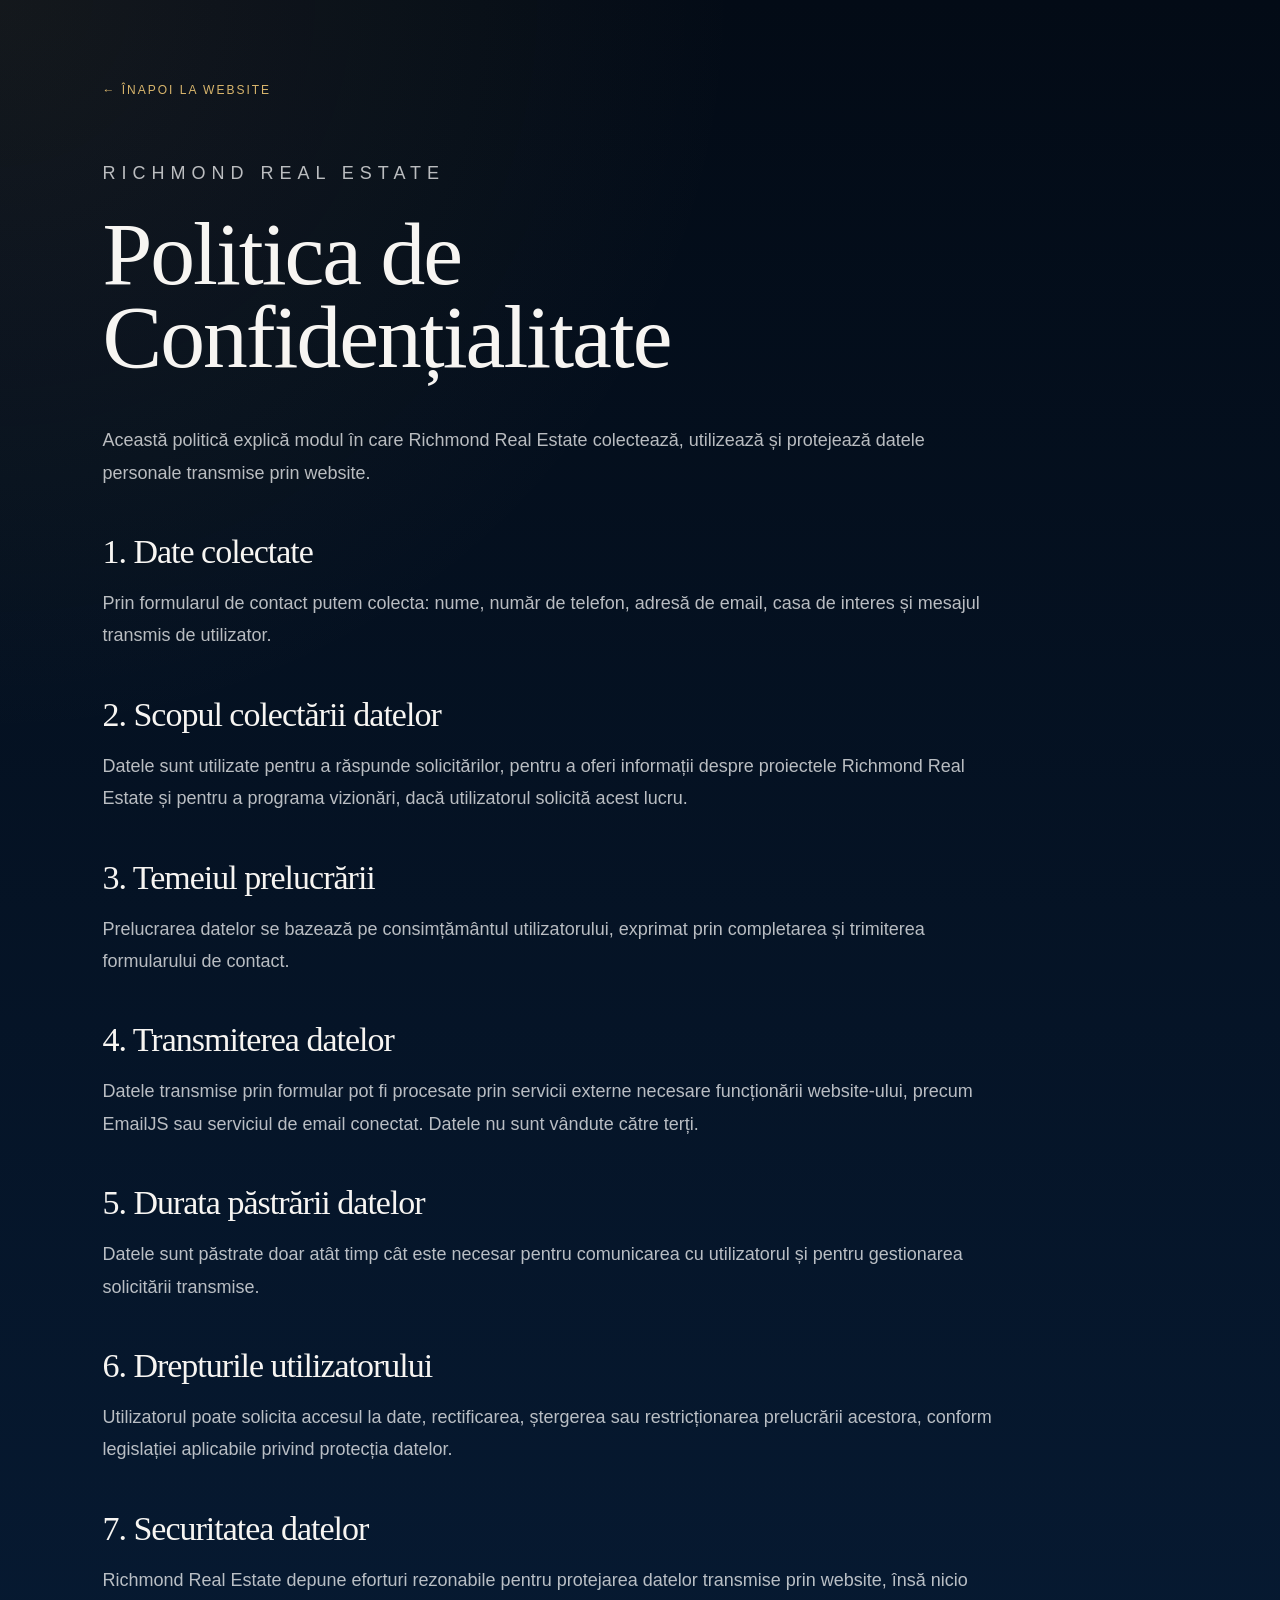
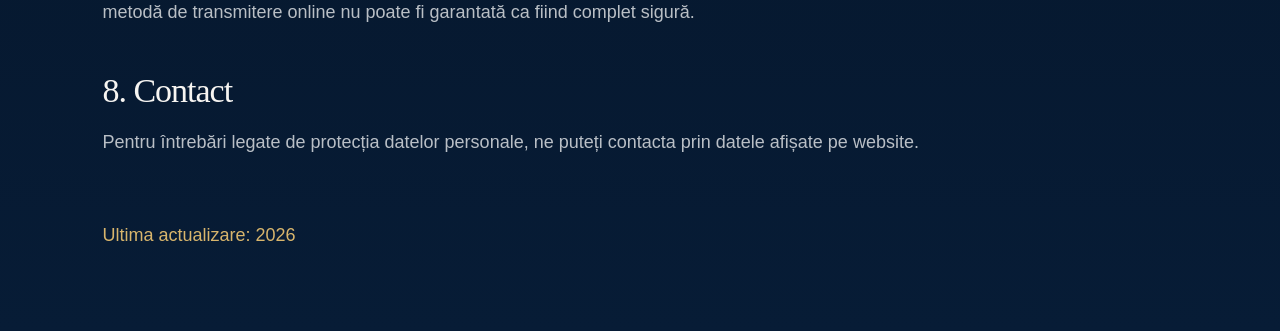
<file: pages/confidentialitate.html>
<!DOCTYPE html>
<html lang="ro">
<head>
  <meta charset="UTF-8" />
  <meta name="viewport" content="width=device-width, initial-scale=1.0" />

  <title>Politica de Confidențialitate | Richmond Real Estate</title>
  <link rel="stylesheet" href="../style.css" />
</head>

<body>

  <main class="legal-page">
    <a href="../index.html" class="legal-back">← Înapoi la website</a>

    <section class="legal-content">
      <p class="eyebrow">Richmond Real Estate</p>

      <h1>Politica de Confidențialitate</h1>

      <p>
        Această politică explică modul în care Richmond Real Estate colectează, utilizează și protejează datele
        personale transmise prin website.
      </p>

      <h2>1. Date colectate</h2>
      <p>
        Prin formularul de contact putem colecta: nume, număr de telefon, adresă de email, casa de interes
        și mesajul transmis de utilizator.
      </p>

      <h2>2. Scopul colectării datelor</h2>
      <p>
        Datele sunt utilizate pentru a răspunde solicitărilor, pentru a oferi informații despre proiectele Richmond
        Real Estate și pentru a programa vizionări, dacă utilizatorul solicită acest lucru.
      </p>

      <h2>3. Temeiul prelucrării</h2>
      <p>
        Prelucrarea datelor se bazează pe consimțământul utilizatorului, exprimat prin completarea și trimiterea
        formularului de contact.
      </p>

      <h2>4. Transmiterea datelor</h2>
      <p>
        Datele transmise prin formular pot fi procesate prin servicii externe necesare funcționării website-ului,
        precum EmailJS sau serviciul de email conectat. Datele nu sunt vândute către terți.
      </p>

      <h2>5. Durata păstrării datelor</h2>
      <p>
        Datele sunt păstrate doar atât timp cât este necesar pentru comunicarea cu utilizatorul și pentru gestionarea
        solicitării transmise.
      </p>

      <h2>6. Drepturile utilizatorului</h2>
      <p>
        Utilizatorul poate solicita accesul la date, rectificarea, ștergerea sau restricționarea prelucrării acestora,
        conform legislației aplicabile privind protecția datelor.
      </p>

      <h2>7. Securitatea datelor</h2>
      <p>
        Richmond Real Estate depune eforturi rezonabile pentru protejarea datelor transmise prin website, însă nicio
        metodă de transmitere online nu poate fi garantată ca fiind complet sigură.
      </p>

      <h2>8. Contact</h2>
      <p>
        Pentru întrebări legate de protecția datelor personale, ne puteți contacta prin datele afișate pe website.
      </p>

      <p class="legal-updated">
        Ultima actualizare: 2026
      </p>
    </section>
  </main>

</body>
</html>
</file>
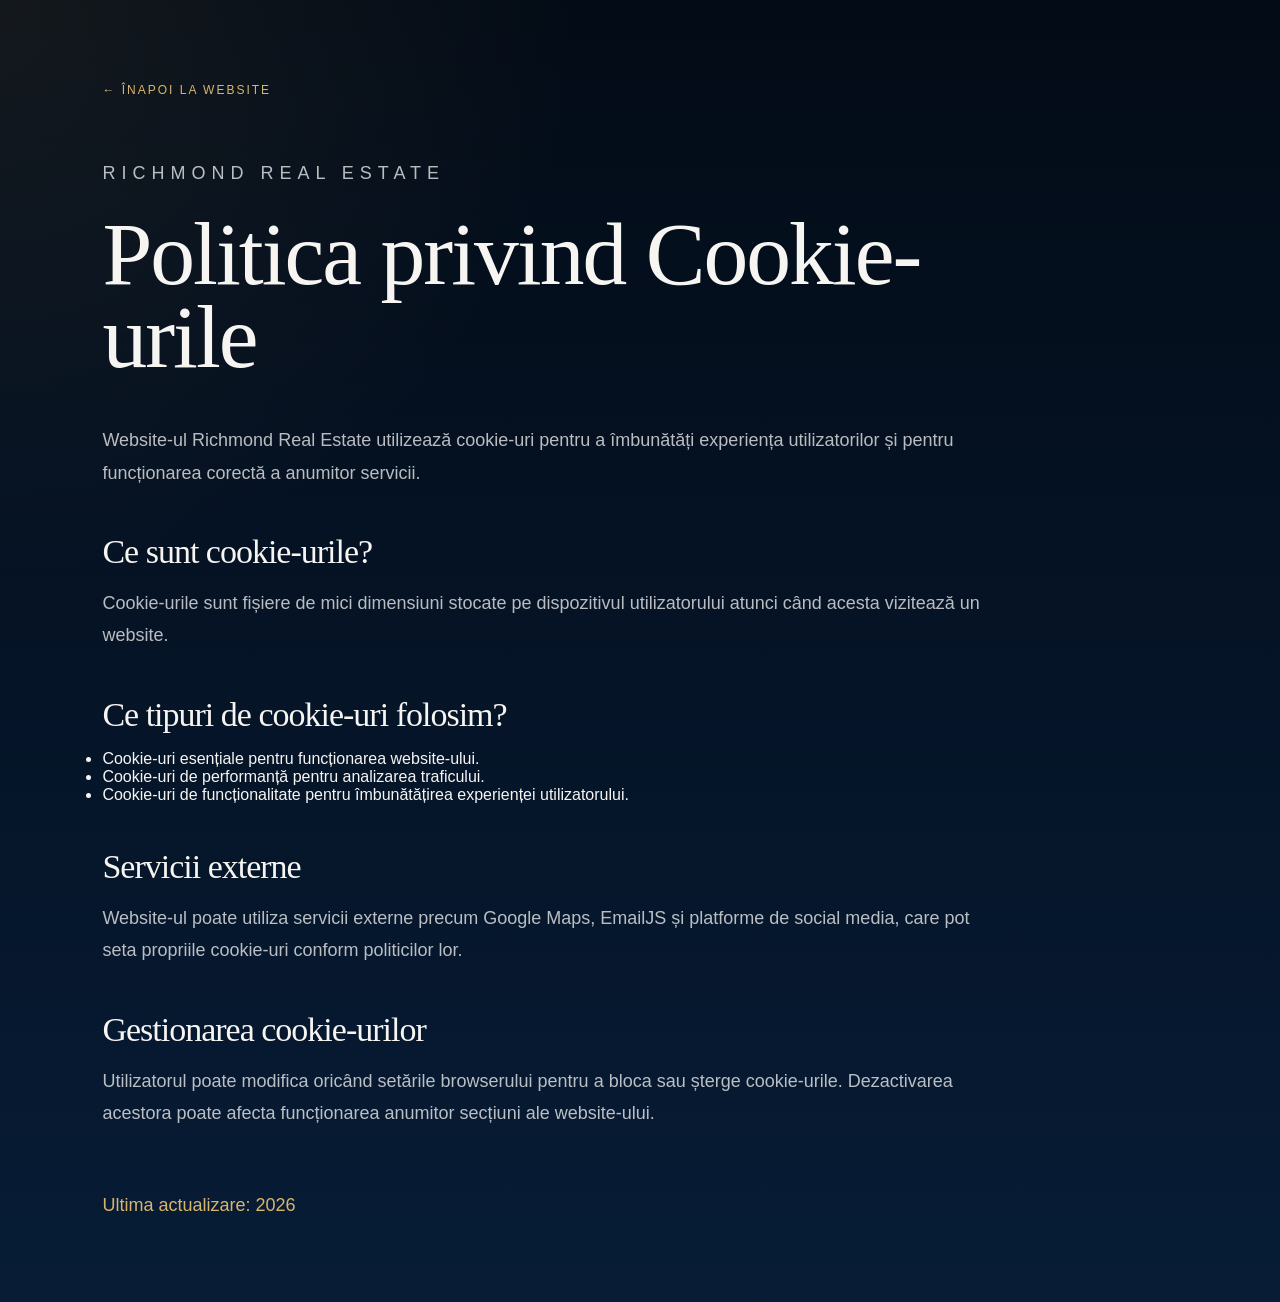
<file: pages/cookies.html>
<!DOCTYPE html>
<html lang="ro">
<head>
  <meta charset="UTF-8" />
  <meta name="viewport" content="width=device-width, initial-scale=1.0" />

  <title>Politica privind Cookie-urile | Richmond Real Estate</title>
  <link rel="stylesheet" href="../style.css" />
</head>

<body>

<main class="legal-page">

<a href="../index.html" class="legal-back">← Înapoi la website</a>

<section class="legal-content">

<p class="eyebrow">Richmond Real Estate</p>

<h1>Politica privind Cookie-urile</h1>

<p>
Website-ul Richmond Real Estate utilizează cookie-uri pentru a îmbunătăți experiența utilizatorilor și pentru funcționarea corectă a anumitor servicii.
</p>

<h2>Ce sunt cookie-urile?</h2>

<p>
Cookie-urile sunt fișiere de mici dimensiuni stocate pe dispozitivul utilizatorului atunci când acesta vizitează un website.
</p>

<h2>Ce tipuri de cookie-uri folosim?</h2>

<ul>
<li>Cookie-uri esențiale pentru funcționarea website-ului.</li>
<li>Cookie-uri de performanță pentru analizarea traficului.</li>
<li>Cookie-uri de funcționalitate pentru îmbunătățirea experienței utilizatorului.</li>
</ul>

<h2>Servicii externe</h2>

<p>
Website-ul poate utiliza servicii externe precum Google Maps, EmailJS și platforme de social media, care pot seta propriile cookie-uri conform politicilor lor.
</p>

<h2>Gestionarea cookie-urilor</h2>

<p>
Utilizatorul poate modifica oricând setările browserului pentru a bloca sau șterge cookie-urile. Dezactivarea acestora poate afecta funcționarea anumitor secțiuni ale website-ului.
</p>

<p class="legal-updated">
Ultima actualizare: 2026
</p>

</section>

</main>

</body>
</html>
</file>
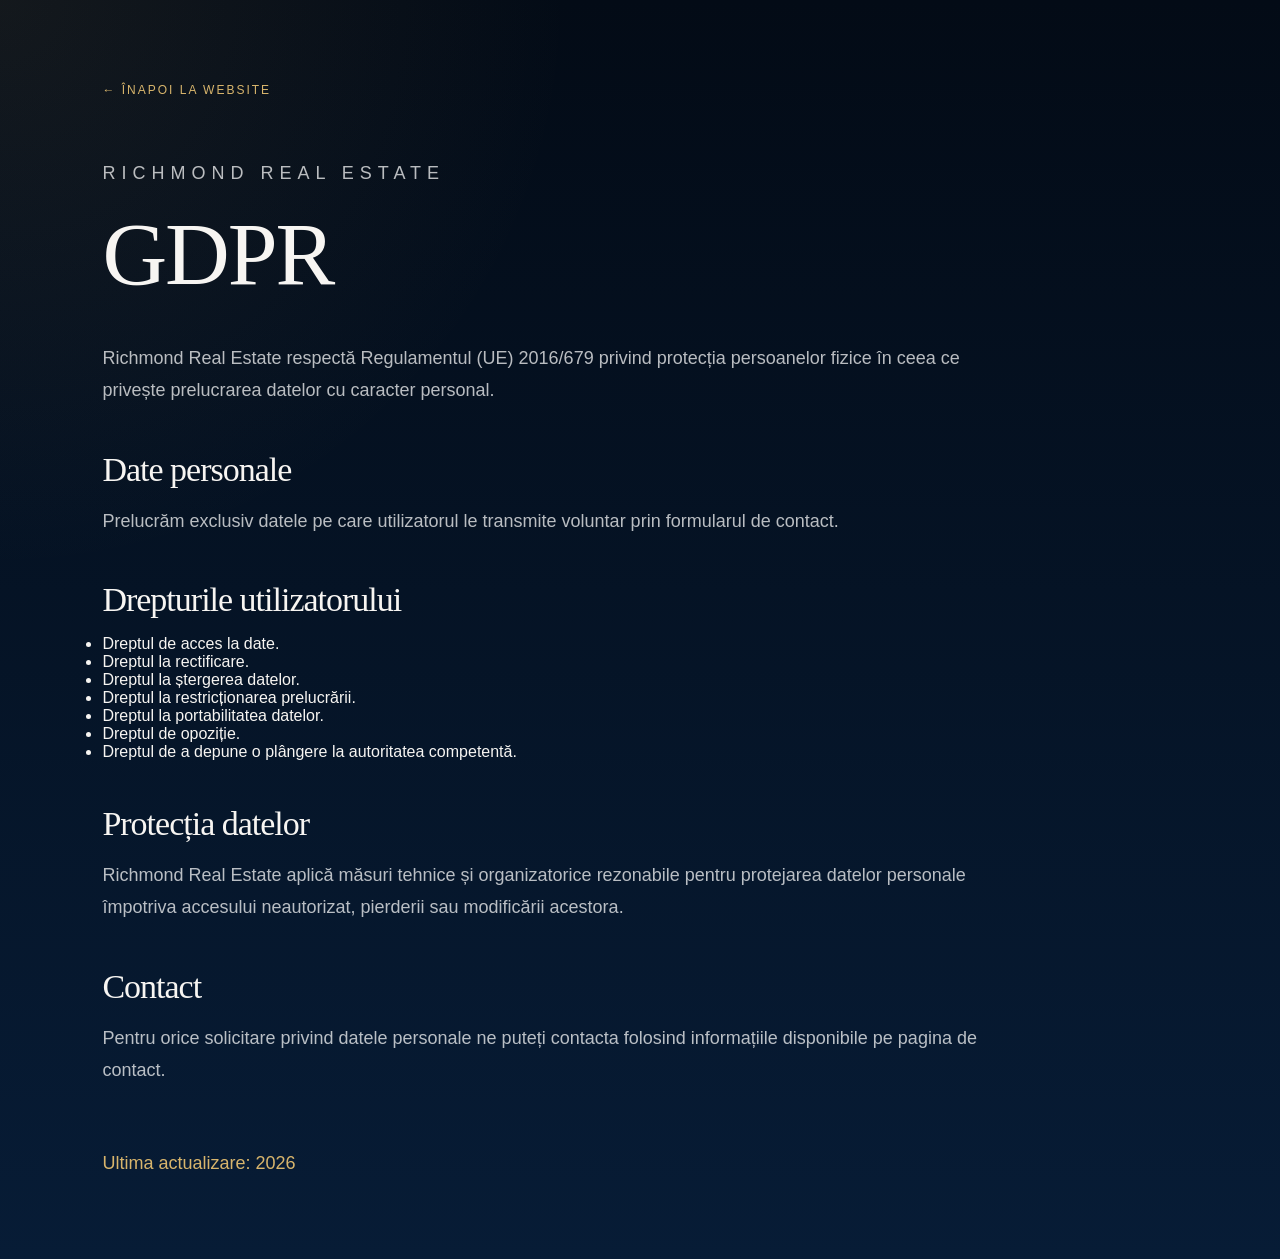
<file: pages/gdpr.html>
<!DOCTYPE html>
<html lang="ro">
<head>

<meta charset="UTF-8" />
<meta name="viewport" content="width=device-width, initial-scale=1.0" />

<title>GDPR | Richmond Real Estate</title>

<link rel="stylesheet" href="../style.css" />

</head>

<body>

<main class="legal-page">

<a href="../index.html" class="legal-back">← Înapoi la website</a>

<section class="legal-content">

<p class="eyebrow">Richmond Real Estate</p>

<h1>GDPR</h1>

<p>
Richmond Real Estate respectă Regulamentul (UE) 2016/679 privind protecția persoanelor fizice în ceea ce privește prelucrarea datelor cu caracter personal.
</p>

<h2>Date personale</h2>

<p>
Prelucrăm exclusiv datele pe care utilizatorul le transmite voluntar prin formularul de contact.
</p>

<h2>Drepturile utilizatorului</h2>

<ul>

<li>Dreptul de acces la date.</li>

<li>Dreptul la rectificare.</li>

<li>Dreptul la ștergerea datelor.</li>

<li>Dreptul la restricționarea prelucrării.</li>

<li>Dreptul la portabilitatea datelor.</li>

<li>Dreptul de opoziție.</li>

<li>Dreptul de a depune o plângere la autoritatea competentă.</li>

</ul>

<h2>Protecția datelor</h2>

<p>
Richmond Real Estate aplică măsuri tehnice și organizatorice rezonabile pentru protejarea datelor personale împotriva accesului neautorizat, pierderii sau modificării acestora.
</p>

<h2>Contact</h2>

<p>
Pentru orice solicitare privind datele personale ne puteți contacta folosind informațiile disponibile pe pagina de contact.
</p>

<p class="legal-updated">
Ultima actualizare: 2026
</p>

</section>

</main>

</body>
</html>
</file>
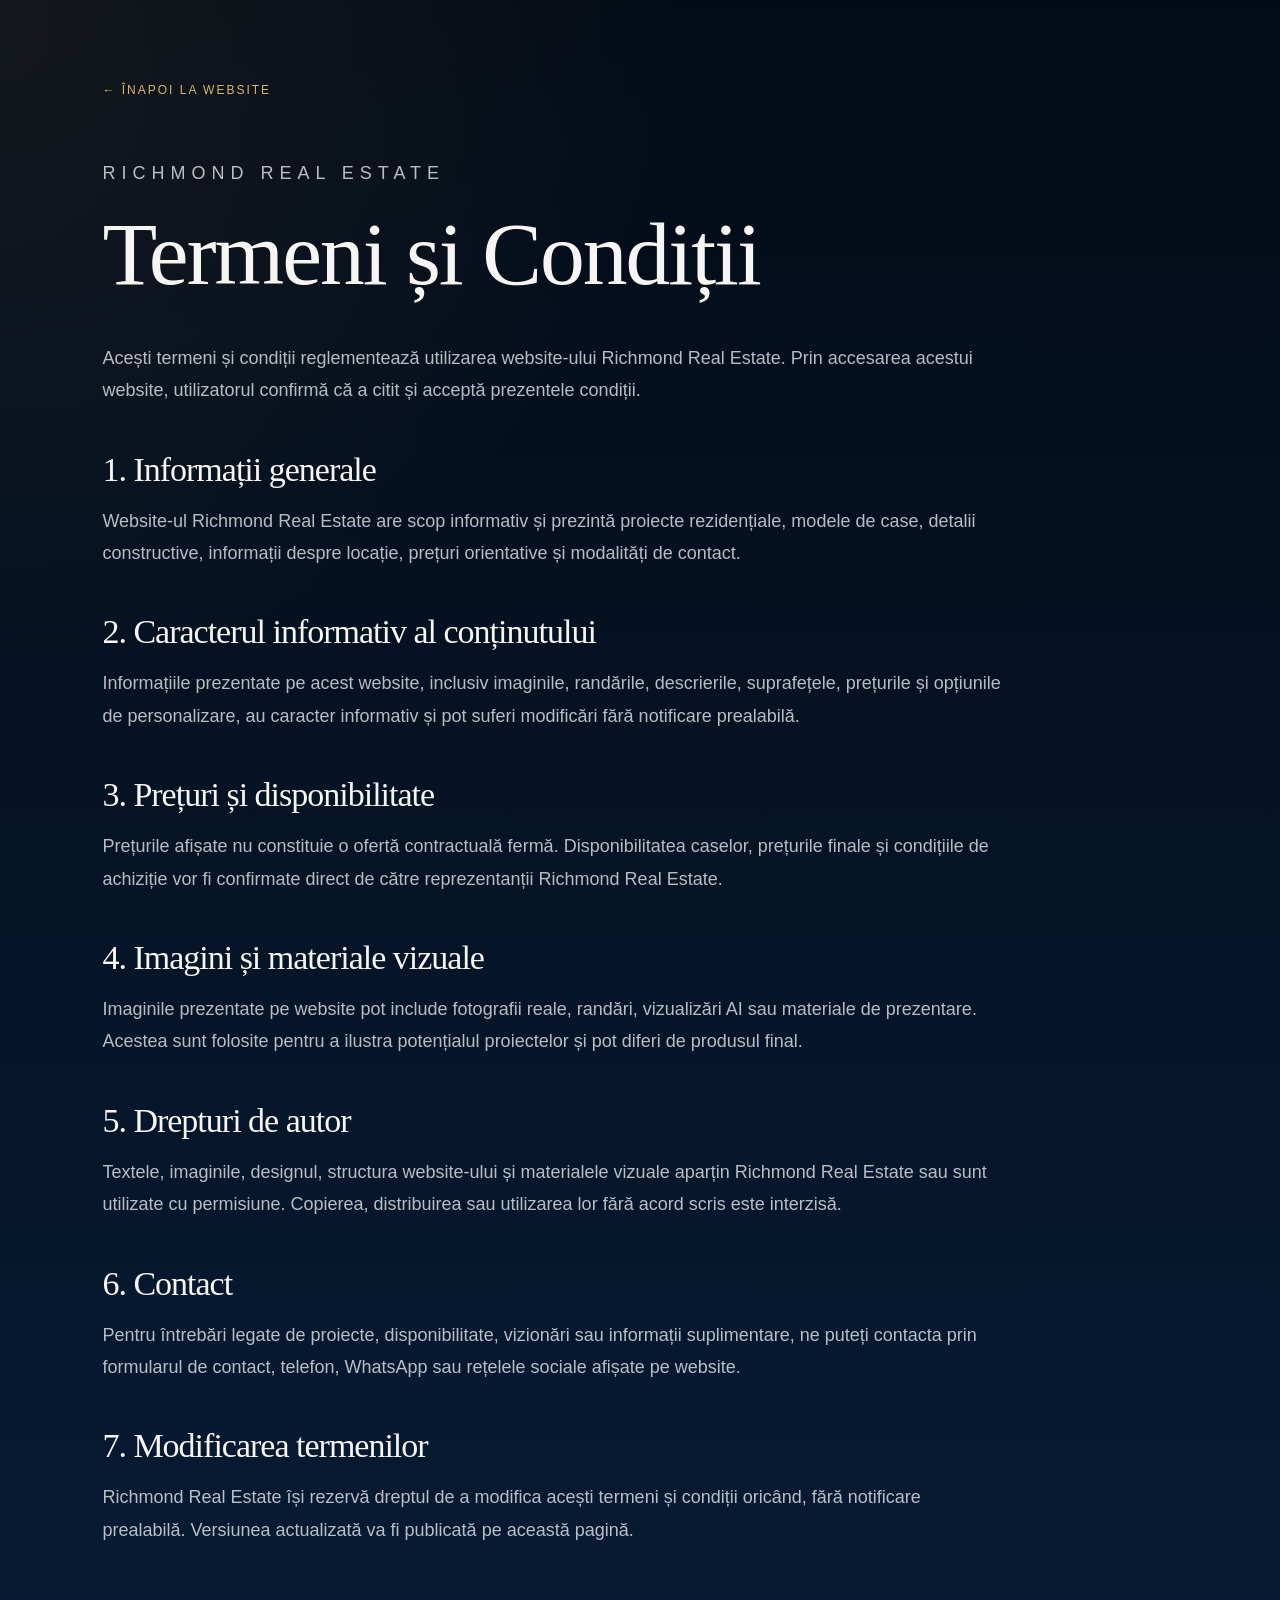
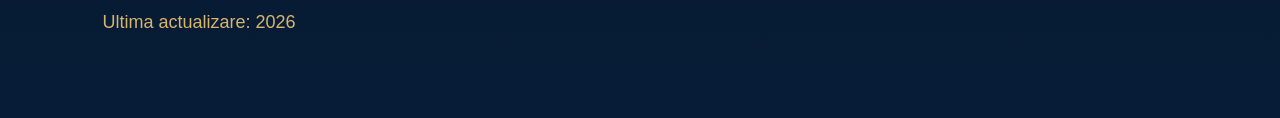
<file: pages/termeni.html>
<!DOCTYPE html>
<html lang="ro">
<head>
  <meta charset="UTF-8" />
  <meta name="viewport" content="width=device-width, initial-scale=1.0" />

  <title>Termeni și Condiții | Richmond Real Estate</title>
  <link rel="stylesheet" href="../style.css" />
</head>

<body>

  <main class="legal-page">
    <a href="../index.html" class="legal-back">← Înapoi la website</a>

    <section class="legal-content">
      <p class="eyebrow">Richmond Real Estate</p>

      <h1>Termeni și Condiții</h1>

      <p>
        Acești termeni și condiții reglementează utilizarea website-ului Richmond Real Estate.
        Prin accesarea acestui website, utilizatorul confirmă că a citit și acceptă prezentele condiții.
      </p>

      <h2>1. Informații generale</h2>
      <p>
        Website-ul Richmond Real Estate are scop informativ și prezintă proiecte rezidențiale,
        modele de case, detalii constructive, informații despre locație, prețuri orientative și modalități de contact.
      </p>

      <h2>2. Caracterul informativ al conținutului</h2>
      <p>
        Informațiile prezentate pe acest website, inclusiv imaginile, randările, descrierile,
        suprafețele, prețurile și opțiunile de personalizare, au caracter informativ și pot suferi modificări
        fără notificare prealabilă.
      </p>

      <h2>3. Prețuri și disponibilitate</h2>
      <p>
        Prețurile afișate nu constituie o ofertă contractuală fermă. Disponibilitatea caselor,
        prețurile finale și condițiile de achiziție vor fi confirmate direct de către reprezentanții Richmond Real Estate.
      </p>

      <h2>4. Imagini și materiale vizuale</h2>
      <p>
        Imaginile prezentate pe website pot include fotografii reale, randări, vizualizări AI sau materiale de prezentare.
        Acestea sunt folosite pentru a ilustra potențialul proiectelor și pot diferi de produsul final.
      </p>

      <h2>5. Drepturi de autor</h2>
      <p>
        Textele, imaginile, designul, structura website-ului și materialele vizuale aparțin Richmond Real Estate
        sau sunt utilizate cu permisiune. Copierea, distribuirea sau utilizarea lor fără acord scris este interzisă.
      </p>

      <h2>6. Contact</h2>
      <p>
        Pentru întrebări legate de proiecte, disponibilitate, vizionări sau informații suplimentare,
        ne puteți contacta prin formularul de contact, telefon, WhatsApp sau rețelele sociale afișate pe website.
      </p>

      <h2>7. Modificarea termenilor</h2>
      <p>
        Richmond Real Estate își rezervă dreptul de a modifica acești termeni și condiții oricând,
        fără notificare prealabilă. Versiunea actualizată va fi publicată pe această pagină.
      </p>

      <p class="legal-updated">
        Ultima actualizare: 2026
      </p>
    </section>
  </main>

</body>
</html>
</file>
<file: style.css>
:root {
  --navy-dark: #030b16;
  --navy: #071c36;
  --navy-soft: #0b2744;
  --gold: #d8b56c;
  --white: #f7f5f2;
  --muted: rgba(255,255,255,.72);
  --border: rgba(216,181,108,.22);
}

/* RESET */
* { margin: 0; padding: 0; box-sizing: border-box; }
html { scroll-behavior: smooth; }
body { background: var(--navy-dark); color: var(--white); font-family: Arial, sans-serif; overflow-x: hidden; }
img { display: block; max-width: 100%; }
a { color: inherit; text-decoration: none; }

/* LEFT BRAND MENU */
.brand-rail {
  position: fixed; top: 24px; left: 24px; bottom: 24px; width: 138px; z-index: 100; overflow: hidden;
  background: radial-gradient(circle at top, rgba(216,181,108,.12), transparent 38%), linear-gradient(180deg, rgba(3,11,22,.88), rgba(7,28,54,.76));
  border: 1px solid var(--border); backdrop-filter: blur(24px); -webkit-backdrop-filter: blur(24px);
  transition: width .55s cubic-bezier(.22,1,.36,1), height .45s ease;
}
.brand-rail:hover, .brand-rail.open { width: 330px; }
.brand-logo {
  position:relative;
  top: auto;
  left: auto;
  display: block;
  width: 150px;
  max-width: calc(100% - 24px);
  height: auto;
  margin: 8px auto 0;
  z-index: 3;
}
.menu-button {
  position: absolute; top: 150px; left: 34px; width: 68px; height: 68px;
  border: 1px solid rgba(216,181,108,.42); background: rgba(255,255,255,.035); backdrop-filter: blur(14px);
  cursor: pointer; transition: .35s ease;
}
.menu-button:hover { transform: scale(1.06); box-shadow: 0 0 28px rgba(216,181,108,.2); background: rgba(216,181,108,.08); }
.menu-button span { display: block; width: 30px; height: 2px; background: var(--gold); margin: 8px auto; transition: .35s ease; }
.brand-rail.open .menu-button span:first-child { transform: translateY(5px) rotate(45deg); }
.brand-rail.open .menu-button span:last-child { transform: translateY(-5px) rotate(-45deg); }
.drawer-menu {
  position: absolute; top: 220px; left: 0; width: 330px;
  display: flex; flex-direction: column; opacity: 0; transform: translateX(-24px); pointer-events: none; transition: .45s ease;
}
.brand-rail:hover .drawer-menu, .brand-rail.open .drawer-menu { opacity: 1; transform: translateX(0); pointer-events: auto; }
.drawer-menu a {
  position: relative; display: block; padding: 14px 34px; color: rgba(255,255,255,.78);
  font-size: 12px; text-transform: uppercase; letter-spacing: 2.5px; white-space: nowrap; transition: .35s ease;
}
.drawer-menu a::before { content: ""; position: absolute; left: 0; top: 0; width: 3px; height: 100%; background: var(--gold); transform: scaleY(0); transition: .35s ease; }
.drawer-menu a:hover { color: var(--gold); background: rgba(255,255,255,.045); padding-left: 46px; }
.drawer-menu a:hover::before { transform: scaleY(1); }
.drawer-line { height: 1px; background: rgba(216,181,108,.18); margin: 12px 34px; }
.drawer-menu .small-link { display: block; color: var(--gold); font-size: 11px; opacity: 1; visibility: visible; }

/* GENERAL */
main { width: 100%; }
.section-panel { position: relative; min-height: 100vh; }
.section-inner { padding: 130px 8% 130px 420px; position: relative; z-index: 2; }
.eyebrow { color: var(--gold); font-size: 13px; letter-spacing: 6px; text-transform: uppercase; margin-bottom: 24px; }
h1, h2, h3 { font-family: Georgia, serif; font-weight: 400; }
h1 { font-size: clamp(58px, 7vw, 110px); line-height: .92; letter-spacing: -2px; max-width: 860px; }
h2 { font-size: clamp(42px, 5vw, 76px); line-height: 1; letter-spacing: -1px; max-width: 940px; }
h3 { font-size: 38px; }
.section-text { margin-top: 32px; max-width: 760px; color: var(--muted); font-size: 21px; line-height: 1.75; }

/* HERO */
.hero { overflow: hidden; }
.hero-bg { position: absolute; inset: 0; background-image: url("assets/images/hero.png"); background-size: cover; background-position: center; transform: scale(1.04); animation: slowZoom 24s ease-in-out infinite alternate; }
.hero-overlay { position: absolute; inset: 0; background: linear-gradient(90deg, rgba(3,11,22,.92) 0%, rgba(3,11,22,.74) 42%, rgba(3,11,22,.25) 100%), linear-gradient(0deg, rgba(3,11,22,.58), rgba(3,11,22,.08)); }
.hero-content { position: relative; z-index: 2; min-height: 100vh; padding-left: 420px; padding-right: 8%; display: flex; flex-direction: column; justify-content: center; animation: fadeUp 1s ease forwards; }
.hero-subtitle { margin-top: 34px; color: rgba(255,255,255,.84); font-size: 30px; }
.hero-actions { margin-top: 58px; display: flex; gap: 18px; flex-wrap: wrap; }
.btn-primary, .btn-secondary, .button { display: inline-flex; align-items: center; justify-content: center; width: fit-content; padding: 20px 38px; text-transform: uppercase; letter-spacing: 3px; font-size: 12px; transition: .35s ease; }
.btn-primary { color: var(--gold); border: 1px solid rgba(216,181,108,.72); background: rgba(255,255,255,.035); backdrop-filter: blur(12px); }
.btn-primary span { margin-left: 16px; transition: .35s ease; }
.btn-primary:hover { background: var(--gold); color: var(--navy); transform: translateY(-3px); box-shadow: 0 0 36px rgba(216,181,108,.25); }
.btn-primary:hover span { transform: translateX(8px); }
.btn-secondary { color: rgba(255,255,255,.82); border: 1px solid rgba(255,255,255,.18); background: rgba(255,255,255,.025); }
.btn-secondary:hover { color: var(--gold); border-color: rgba(216,181,108,.55); }
.scroll-indicator { position: absolute; bottom: 36px; right: 48px; z-index: 3; color: rgba(255,255,255,.55); font-size: 11px; letter-spacing: 2px; text-transform: uppercase; }
.scroll-indicator span { display: block; width: 1px; height: 44px; background: var(--gold); margin: 0 auto 12px; }

/* COLLECTION */
.collection { background: radial-gradient(circle at top right, rgba(216,181,108,.08), transparent 32%), linear-gradient(180deg, #071c36 0%, #030b16 100%); }
.house-grid { margin-top: 72px; display: grid; grid-template-columns: 1.3fr .85fr .85fr; gap: 24px; }
.house-card { min-height: 500px; background: rgba(255,255,255,.035); border: 1px solid rgba(216,181,108,.2); backdrop-filter: blur(18px); overflow: hidden; transition: .35s ease; }
.house-card:hover { transform: translateY(-8px); box-shadow: 0 0 44px rgba(216,181,108,.12); border-color: rgba(216,181,108,.42); }
.card-image { height: 270px; overflow: hidden; }
.card-image img { width: 100%; height: 100%; object-fit: cover; transition: .6s ease; }
.house-card:hover .card-image img { transform: scale(1.06); }
.card-content { padding: 34px; }
.status { display: inline-block; color: var(--gold); font-size: 11px; text-transform: uppercase; letter-spacing: 2px; margin-bottom: 18px; }
.card-content h3 { margin-bottom: 18px; }
.card-content p { color: var(--muted); font-size: 17px; line-height: 1.6; }
.mini-specs { margin: 28px 0; display: flex; gap: 10px; flex-wrap: wrap; }
.mini-specs span { border: 1px solid rgba(216,181,108,.22); padding: 9px 12px; color: rgba(255,255,255,.78); font-size: 12px; }
.card-link { color: var(--gold); text-transform: uppercase; letter-spacing: 2px; font-size: 12px; }
.coming-soon { height: 270px; display: grid; place-items: center; background: linear-gradient(135deg, rgba(3,11,22,.85), rgba(7,28,54,.88)); color: var(--gold); font-family: Georgia, serif; font-size: 30px; }

/* PROJECT */
.project { background: linear-gradient(180deg, #030b16, #071c36); }
.project-header { display: flex; justify-content: space-between; gap: 40px; align-items: flex-end; }
.spec-strip { margin: 70px 0 44px; display: grid; grid-template-columns: repeat(6, 1fr); border: 1px solid rgba(216,181,108,.22); background: rgba(255,255,255,.035); backdrop-filter: blur(18px); }
.spec-strip div { padding: 28px 18px; text-align: center; border-right: 1px solid rgba(216,181,108,.18); }
.spec-strip div:last-child { border-right: none; }
.spec-strip strong { display: block; color: var(--gold); font-family: Georgia, serif; font-size: 34px; }
.spec-strip span { color: rgba(255,255,255,.68); font-size: 13px; text-transform: uppercase; letter-spacing: 1px; }
.project-layout { display: grid; grid-template-columns: 1.05fr .95fr; gap: 34px; }
.project-info { border: 1px solid rgba(216,181,108,.22); background: rgba(255,255,255,.035); backdrop-filter: blur(18px); padding: 34px; }

/* PROJECT VISUALS */
.project-visuals { min-height: 580px; position: relative; }
.visual-set { display: none; min-height: 580px; height: 100%; }
.visual-set.active { display: grid; }
.visual-set[data-visual="plan"] { grid-template-rows: repeat(3, 1fr); gap: 0; }
.visual-set[data-visual="plan"] img { width: 100%; height: 100%; object-fit: cover; border: 1px solid rgba(216,181,108,.22); }
.visual-set[data-visual="layout"] { place-items: center; border: none; background: transparent; padding: 0; transform: translateX(-55px); }
.visual-set[data-visual="layout"] img { width: 200%; max-width: 200%; max-height: 870px; height: auto; object-fit: contain; border: none; box-shadow: none; }
.visual-set[data-visual="tech"], .visual-set[data-visual="price"] { place-items: center; border: 1px solid rgba(216,181,108,.22); background: rgba(255,255,255,.035); padding: 28px; }
.visual-set[data-visual="tech"] img, .visual-set[data-visual="price"] img { max-width: 100%; max-height: 760px; width: auto; height: auto; object-fit: contain; }
.visual-set img { cursor: pointer; transition: .45s ease; }
.visual-set img:hover { transform: scale(1.015); }

/* TABS */
.tabs { display: flex; gap: 10px; flex-wrap: wrap; margin-bottom: 34px; }
.tab-button { border: 1px solid rgba(216,181,108,.28); color: rgba(255,255,255,.74); background: transparent; padding: 12px 18px; cursor: pointer; text-transform: uppercase; letter-spacing: 2px; font-size: 11px; transition: .35s ease; }
.tab-button.active, .tab-button:hover { color: var(--navy); background: var(--gold); }
.tab-content { display: none; }
.tab-content.active { display: block; }
.tab-content h3 { margin-bottom: 24px; }
.tab-content p, .tab-content li { color: var(--muted); font-size: 17px; line-height: 1.7; }
.tab-content ul { margin-top: 22px; padding-left: 20px; }
.price-boxes { display: grid; grid-template-columns: 1fr 1fr; gap: 18px; margin-bottom: 28px; }
.price-boxes div { border: 1px solid rgba(216,181,108,.28); padding: 24px; }
.price-boxes strong { display: block; color: var(--gold); font-family: Georgia, serif; font-size: 34px; }
.price-boxes span { text-transform: uppercase; letter-spacing: 2px; color: rgba(255,255,255,.7); font-size: 12px; }

/* ABOUT */
.about { background: radial-gradient(circle at top left, rgba(216,181,108,.08), transparent 30%), linear-gradient(180deg, #071c36, #030b16); }
.values-grid { margin-top: 72px; display: grid; grid-template-columns: repeat(3, 1fr); gap: 24px; }
.values-grid div { border: 1px solid rgba(216,181,108,.2); background: rgba(255,255,255,.035); padding: 34px; transition: .35s ease; }
.values-grid div:hover { transform: translateY(-6px); border-color: rgba(216,181,108,.42); }
.values-grid span { color: var(--gold); letter-spacing: 3px; }
.values-grid h3 { margin: 22px 0 16px; font-size: 32px; }
.values-grid p { color: var(--muted); line-height: 1.6; }

/* CONTACT */
.contact { background: linear-gradient(90deg, rgba(3,11,22,.95), rgba(7,28,54,.9)), url("assets/images/hero.png") center / cover no-repeat; }
.contact-layout { margin-top: 70px; display: grid; grid-template-columns: .9fr 1.1fr; gap: 28px; }
.contact-card, .contact-form { border: 1px solid rgba(216,181,108,.22); background: rgba(255,255,255,.045); backdrop-filter: blur(18px); padding: 38px; }
.contact-card h3 { margin-bottom: 28px; }
.contact-card p { color: var(--muted); margin-bottom: 16px; }
.contact-actions { margin-top: 34px; display: flex; gap: 14px; flex-wrap: wrap; }
.contact-form { display: grid; gap: 18px; }
.contact-form label { display: grid; gap: 9px; color: rgba(255,255,255,.82); font-size: 13px; text-transform: uppercase; letter-spacing: 2px; }
input, select, textarea { width: 100%; border: 1px solid rgba(216,181,108,.22); background: rgba(3,11,22,.55); color: var(--white); padding: 15px 16px; font: inherit; }
textarea { min-height: 130px; resize: vertical; }
small { color: rgba(255,255,255,.5); }

/* FLOATING WHATSAPP */
.whatsapp-float { position: fixed; right: 28px; bottom: 28px; z-index: 90; padding: 16px 20px; border: 1px solid rgba(216,181,108,.55); background: rgba(4,18,39,.72); color: var(--gold); backdrop-filter: blur(16px); text-transform: uppercase; letter-spacing: 2px; font-size: 11px; transition: .35s ease; }
.whatsapp-float:hover { background: var(--gold); color: var(--navy); transform: translateY(-4px); box-shadow: 0 0 28px rgba(216,181,108,.25); }

/* LIGHTBOX */
.lightbox { position: fixed; inset: 0; z-index: 9999; background: rgba(3,11,22,.92); backdrop-filter: blur(18px); display: none; align-items: center; justify-content: center; padding: 40px; }
.lightbox.active { display: flex; }
.lightbox img { max-width: 92vw; max-height: 88vh; object-fit: contain; border: 1px solid rgba(216,181,108,.35); box-shadow: 0 0 60px rgba(0,0,0,.45); }
.lightbox-close { position: absolute; top: 28px; right: 34px; width: 54px; height: 54px; border: 1px solid rgba(216,181,108,.45); background: rgba(255,255,255,.04); color: var(--gold); font-size: 36px; cursor: pointer; transition: .3s ease; }
.lightbox-close:hover { background: var(--gold); color: var(--navy); }

/* REVEAL + ANIMATIONS */
.reveal { opacity: 0; transform: translateY(34px); transition: 1s ease; }
.reveal.visible { opacity: 1; transform: translateY(0); }
@keyframes slowZoom { from { transform: scale(1.04); } to { transform: scale(1.10); } }
@keyframes fadeUp { from { opacity: 0; transform: translateY(35px); } to { opacity: 1; transform: translateY(0); } }

/* TABLET */
@media (max-width: 1100px) {
  .brand-rail { top: 14px; left: 14px; right: 14px; bottom: auto; width: auto; height: 88px; }
  .brand-rail:hover, .brand-rail.open { width: auto; height: 560px; }
  .brand-logo { top: 18px; left: 22px; width: 90px; }
  .menu-button { top: 16px; right: 20px; left: auto; width: 56px; height: 56px; }
  .drawer-menu { top: 105px; width: 100%; }
  .drawer-menu a { padding: 14px 28px; }
  .hero-content { padding-left: 7%; padding-right: 7%; padding-top: 120px; }
  .section-inner { padding: 110px 7%; }
  .house-grid, .project-layout, .values-grid, .contact-layout { grid-template-columns: 1fr; }
  .spec-strip { grid-template-columns: repeat(2, 1fr); }
  .project-header { flex-direction: column; align-items: flex-start; }
  .visual-set[data-visual="layout"] { transform: none; }
  .visual-set[data-visual="layout"] img { width: 100%; max-width: 100%; }
}

/* MOBILE */
@media (max-width: 700px) {
  .hero-content { padding-left: 24px; padding-right: 24px; padding-top: 140px; }
  .hero-overlay { background: linear-gradient(180deg, rgba(3,11,22,.70) 0%, rgba(3,11,22,.78) 50%, rgba(3,11,22,.95) 100%); }
  h1 { font-size: 48px; line-height: .98; letter-spacing: -1px; }
  h2 { font-size: 40px; line-height: 1.05; }
  h3 { font-size: 30px; }
  .eyebrow { font-size: 11px; letter-spacing: 4px; }
  .hero-subtitle { font-size: 21px; }
  .hero-actions { flex-direction: column; align-items: stretch; }
  .btn-primary, .btn-secondary { width: 100%; text-align: center; }
  .scroll-indicator { display: none; }
  .section-inner { padding: 95px 24px; }
  .section-text { font-size: 18px; line-height: 1.65; }
  .house-grid { gap: 20px; }
  .card-image, .coming-soon { height: 240px; }
  .card-content { padding: 26px; }
  .mini-specs { flex-direction: column; }
  .spec-strip { grid-template-columns: 1fr; }
  .spec-strip div { border-right: none; border-bottom: 1px solid rgba(216,181,108,.18); }
  .project-visuals, .visual-set { min-height: auto; }
  .visual-set[data-visual="plan"] { grid-template-rows: none; }
  .visual-set[data-visual="plan"] img { height: auto; }
  .project-info { padding: 24px; }
  .tabs { flex-direction: column; }
  .tab-button { width: 100%; }
  .price-boxes { grid-template-columns: 1fr; }
  .contact-card, .contact-form { padding: 26px; }
  input, select, textarea { font-size: 16px; }
  .whatsapp-float { right: 18px; bottom: 18px; padding: 13px 16px; font-size: 10px; }
}/* FOOTER */

.site-footer {

  background:

    radial-gradient(circle at top, rgba(216,181,108,.08), transparent 36%),

    linear-gradient(180deg, #030b16 0%, #020711 100%);

  border-top: 1px solid rgba(216,181,108,.22);

  padding: 90px 8% 42px 420px;

}

.footer-inner {

  max-width: 1200px;

}

.footer-brand {

  margin-bottom: 70px;

}

.footer-brand img {

  width: 140px;

  margin-bottom: 28px;

}

.footer-brand p {

  color: rgba(255,255,255,.72);

  font-size: 24px;

  line-height: 1.45;

  margin-bottom: 18px;

}

.footer-brand span {

  color: var(--gold);

  font-size: 13px;

  letter-spacing: 4px;

  text-transform: uppercase;

}

.footer-grid {

  display: grid;

  grid-template-columns: repeat(4, 1fr);

  gap: 46px;

  padding: 48px 0;

  border-top: 1px solid rgba(216,181,108,.18);

  border-bottom: 1px solid rgba(216,181,108,.18);

}

.footer-column {

  display: flex;

  flex-direction: column;

  gap: 16px;

}

.footer-column h4 {

  color: var(--white);

  font-size: 13px;

  letter-spacing: 4px;

  text-transform: uppercase;

  margin-bottom: 12px;

}

.footer-column a,

.footer-column span {

  color: rgba(255,255,255,.62);

  font-size: 17px;

  line-height: 1.5;

  transition: .3s ease;

}

.footer-column a:hover {

  color: var(--gold);

  transform: translateX(6px);

}

.footer-bottom {

  padding-top: 34px;

}

.footer-bottom p {

  color: rgba(255,255,255,.46);

  font-size: 14px;

  line-height: 1.7;

  margin-bottom: 8px;

}

/* FOOTER RESPONSIVE */

@media (max-width: 1100px) {

  .site-footer {

    padding: 80px 7% 38px;

  }

  .footer-grid {

    grid-template-columns: repeat(2, 1fr);

  }

}

@media (max-width: 700px) {

  .site-footer {

    padding: 70px 24px 34px;

  }

  .footer-brand img {

    width: 120px;

  }

  .footer-brand p {

    font-size: 22px;

  }

  .footer-grid {

    grid-template-columns: 1fr 1fr;

    gap: 36px 24px;

  }

  .footer-column a,

  .footer-column span {

    font-size: 16px;

  }

  .footer-bottom p {

    font-size: 13px;

  }

}
/* LEGAL PAGES */

.legal-page {
  min-height: 100vh;
  background:
    radial-gradient(circle at top left, rgba(216,181,108,.08), transparent 32%),
    linear-gradient(180deg, #030b16 0%, #071c36 100%);
  padding: 80px 8%;
}

.legal-back {
  display: inline-block;
  color: var(--gold);
  margin-bottom: 60px;
  text-transform: uppercase;
  letter-spacing: 2px;
  font-size: 12px;
}

.legal-content {
  max-width: 900px;
}

.legal-content h1 {
  margin-bottom: 46px;
}

.legal-content h2 {
  font-size: 34px;
  margin-top: 46px;
  margin-bottom: 18px;
}

.legal-content p {
  color: rgba(255,255,255,.72);
  font-size: 18px;
  line-height: 1.8;
}

.legal-updated {
  margin-top: 60px;
  color: var(--gold) !important;
}

@media (max-width: 700px) {
  .legal-page {
    padding: 60px 24px;
  }

  .legal-content h2 {
    font-size: 28px;
  }

  .legal-content p {
    font-size: 16px;
  }
}
@media (max-width: 1100px) {
  .brand-rail:hover {
    height: 88px;
  }

  .brand-rail.open,
  .brand-rail.open:hover {
    height: 560px;
  }

  .brand-rail:hover .drawer-menu {
    opacity: 0;
    transform: translateX(-24px);
    pointer-events: none;
  }

  .brand-rail.open .drawer-menu,
  .brand-rail.open:hover .drawer-menu {
    opacity: 1;
    transform: translateX(0);
    pointer-events: auto;
  }
}
@media (hover: none) and (pointer: coarse) {
  .brand-rail:hover {
    height: 88px !important;
  }

  .brand-rail:hover .drawer-menu {
    opacity: 0 !important;
    transform: translateX(-24px) !important;
    pointer-events: none !important;
  }

  .brand-rail.open,
  .brand-rail.open:hover {
    height: 560px !important;
  }

  .brand-rail.open .drawer-menu,
  .brand-rail.open:hover .drawer-menu {
    opacity: 1 !important;
    transform: translateX(0) !important;
    pointer-events: auto !important;
  }
}
/* MOBILE HEADER FIX */
@media (max-width: 768px) {

  .brand-rail {
    position: fixed;
    top: 12px;
    left: 12px;
    right: 12px;
    width: auto;
    height: 110px;
    bottom: auto;
    overflow: visible;
  }

  .brand-logo {
    position: absolute;
    top: 18px;
    left: 20px;
    width: 150px;
    max-width: calc(100% - 120px);
    height: auto;
    margin: 0;
    transform: none;
    z-index: 3;
  }

  .brand-logo img {
    display: block;
    width: 100%;
    max-width: 100%;
    height: auto;
  }

  .menu-button {
    position: absolute;
    top: 20px;
    right: 20px;
    left: auto;
    width: 68px;
    height: 68px;
    padding: 0;
    box-sizing: border-box;
  }
}
/* Fix sticky hover on mobile */
@media (max-width: 768px) {

  .brand-rail:not(.open),
  .brand-rail:not(.open):hover {
    left: 12px;
    right: 12px;
    width: auto;
    height: 120px;
    overflow: visible;
  }

  .brand-rail:not(.open) .brand-logo {

  position: absolute;

  top: 12px;

  left: 20px;

  width: auto;

  height: 88px;

  margin: 0;

  transform: none;

  overflow: visible;

}

.brand-rail:not(.open) .brand-logo img {

  display: block;

  width: auto;

  height: 100%;

  max-width: none;

  object-fit: contain;
}
}
</file>
